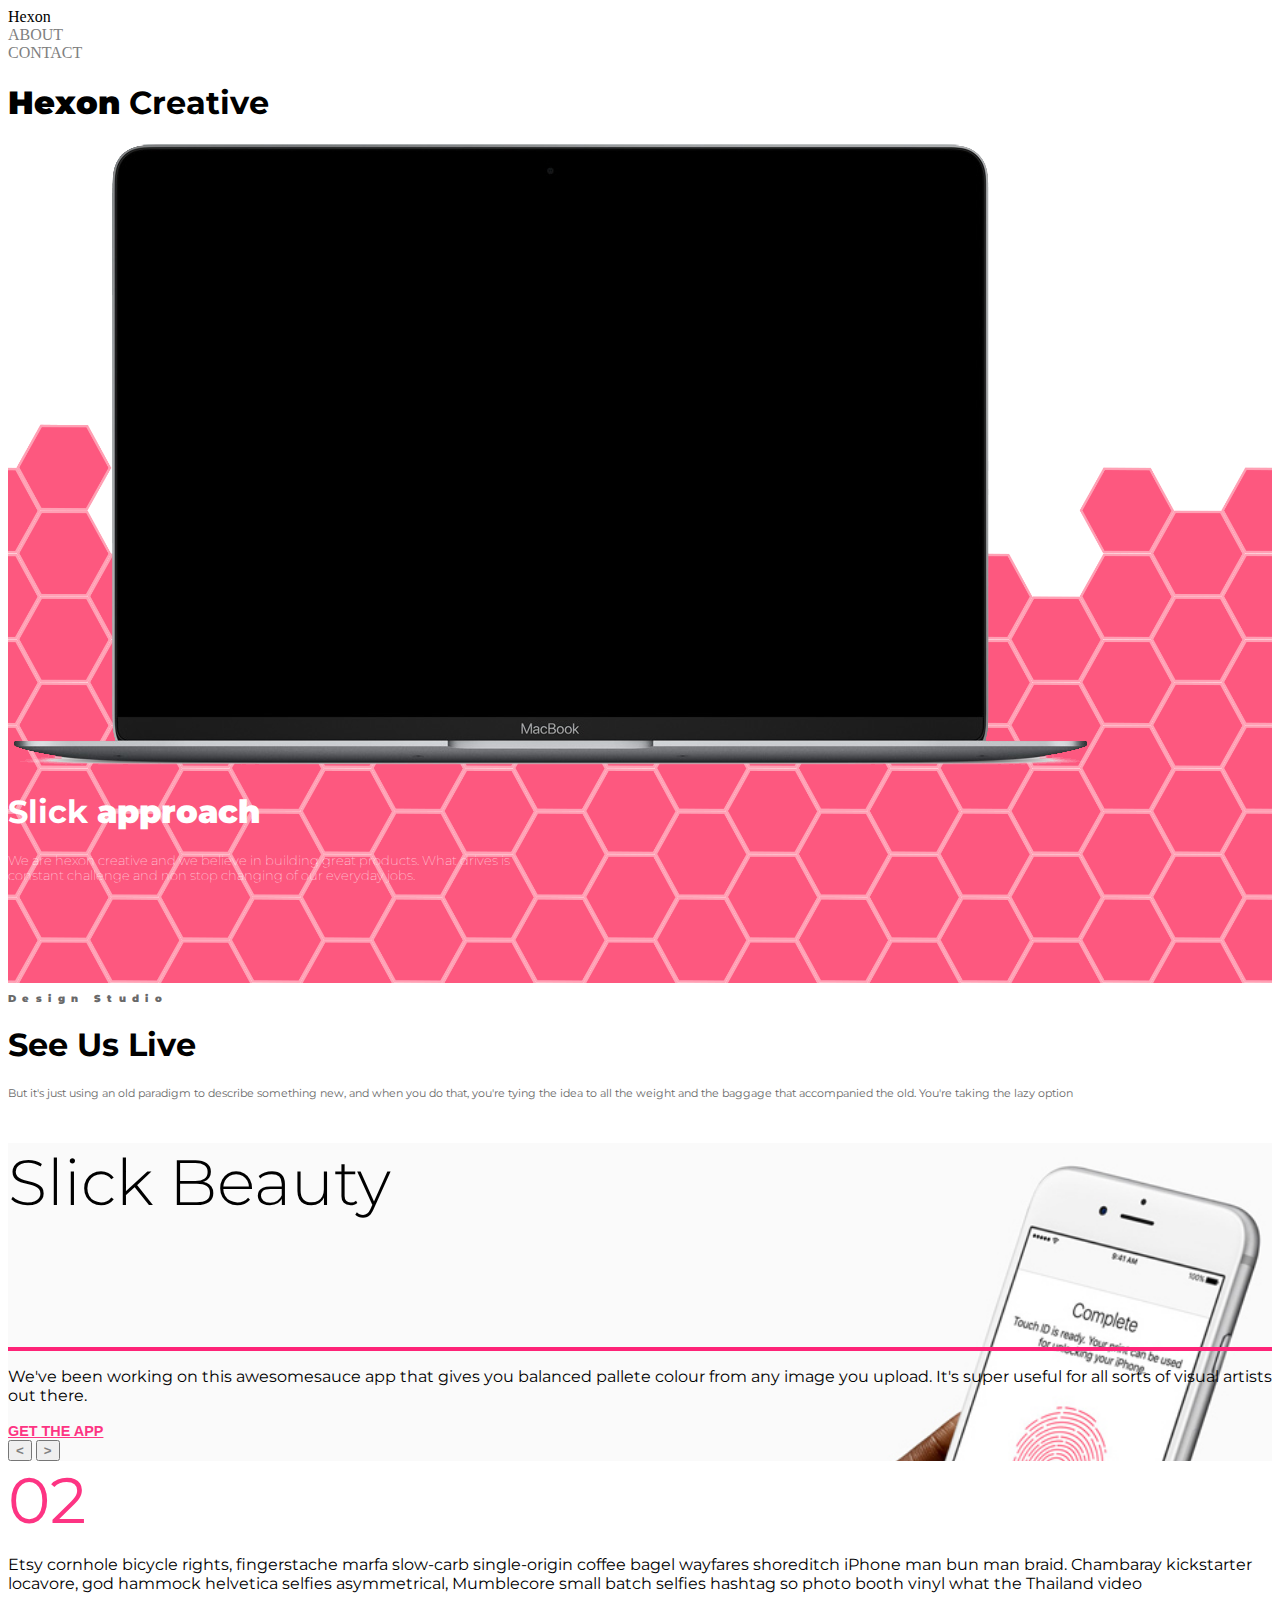
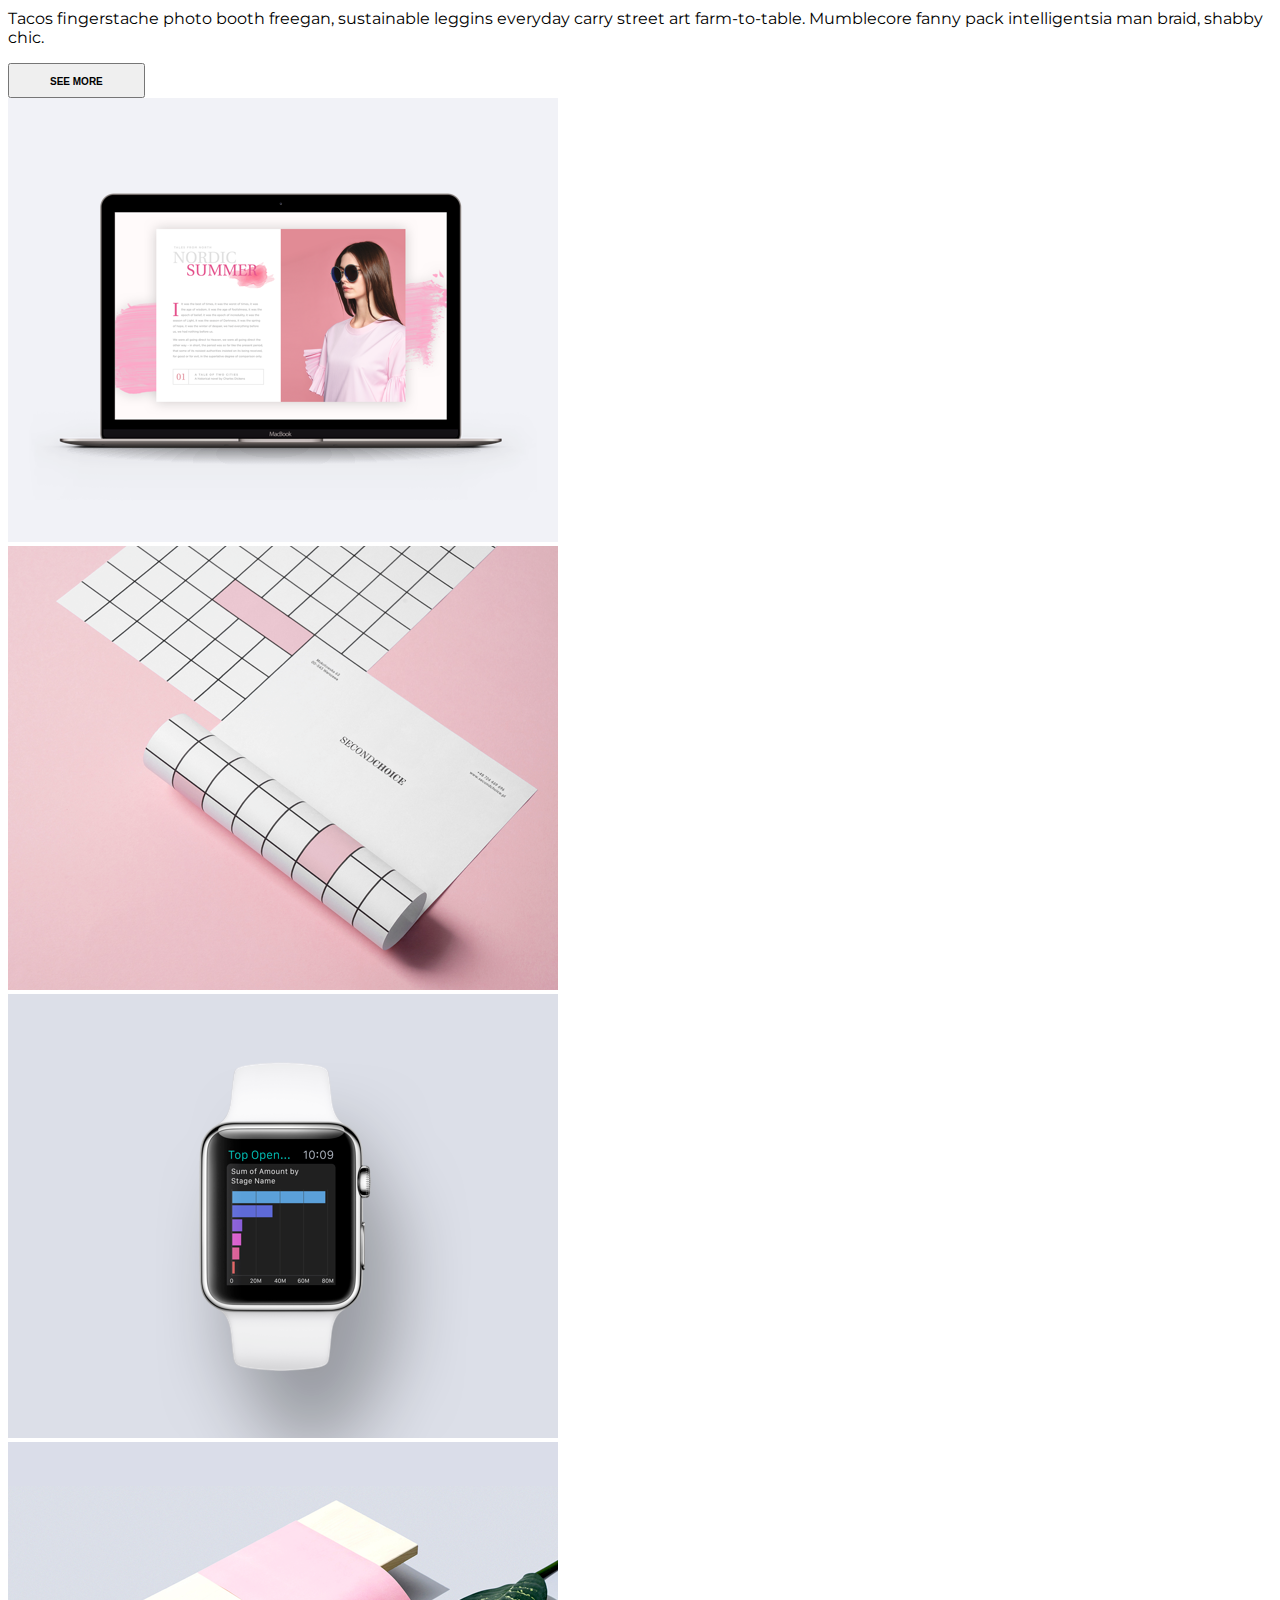
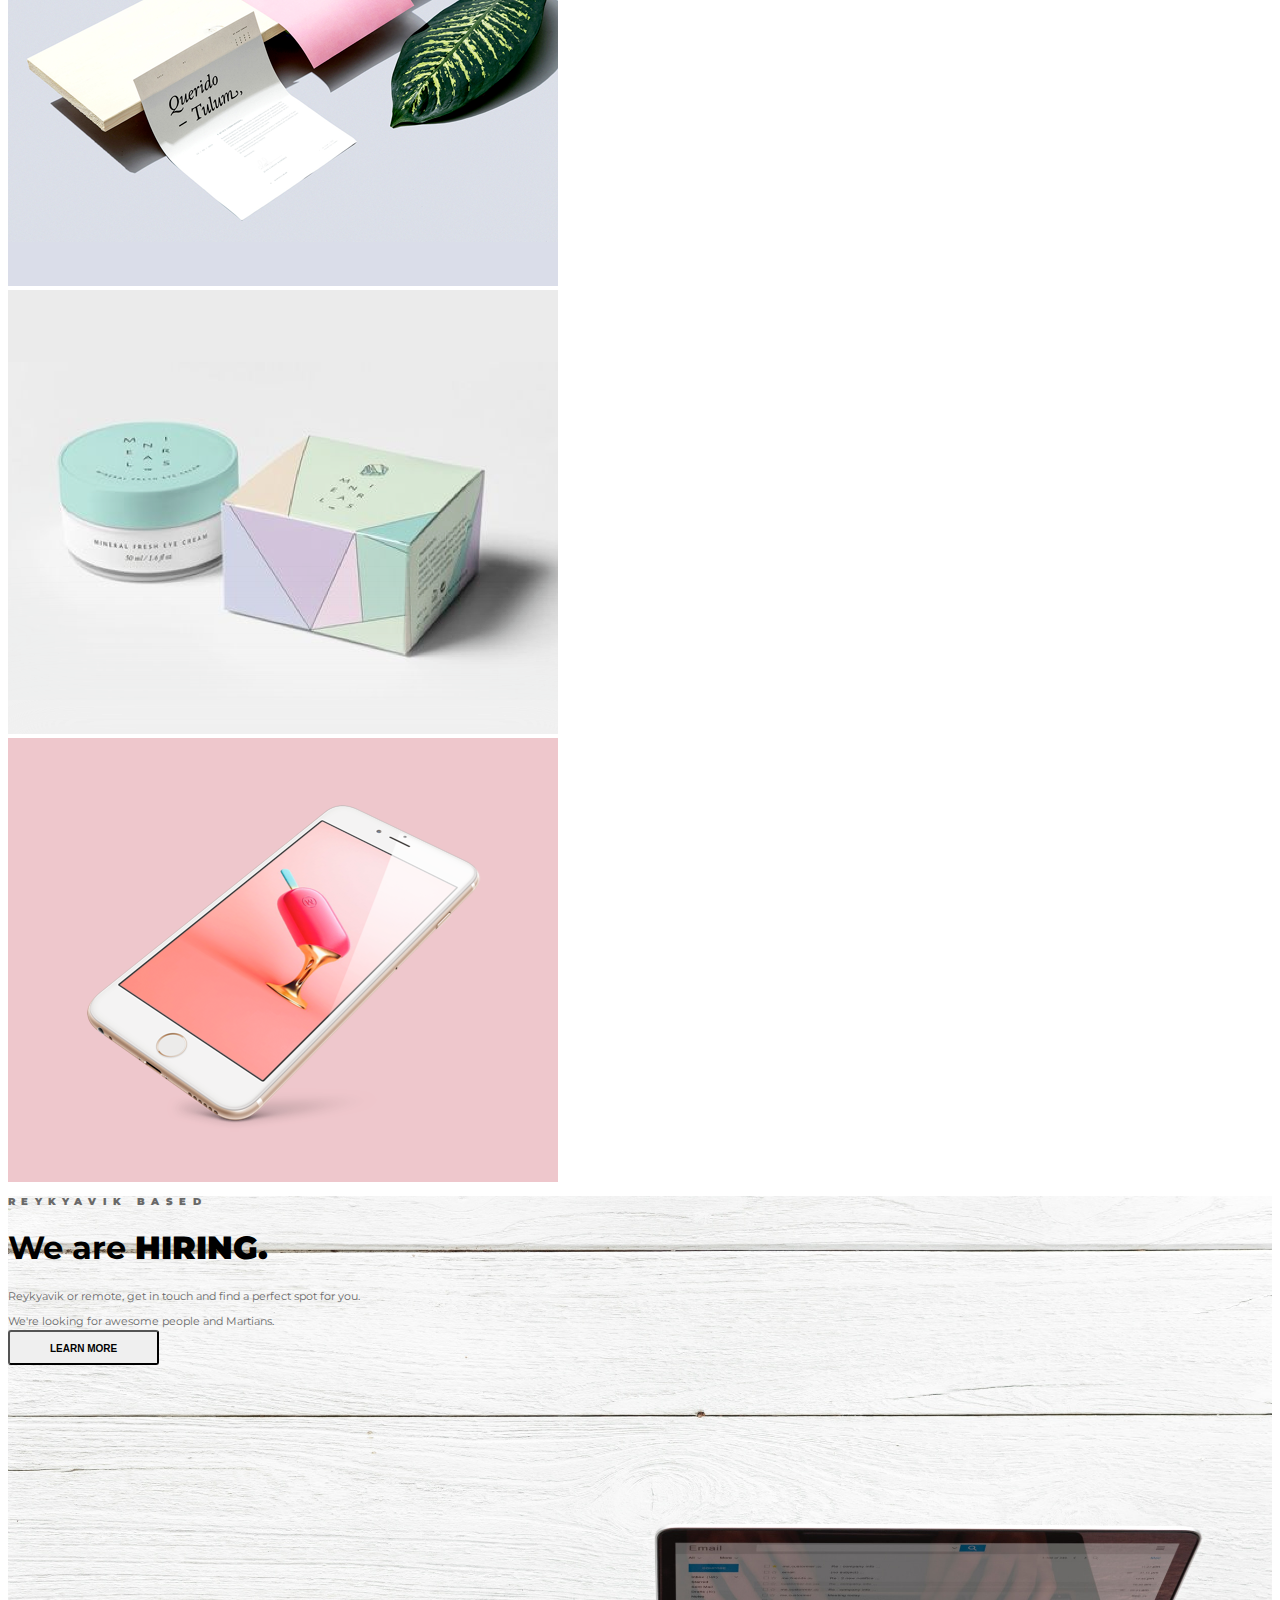
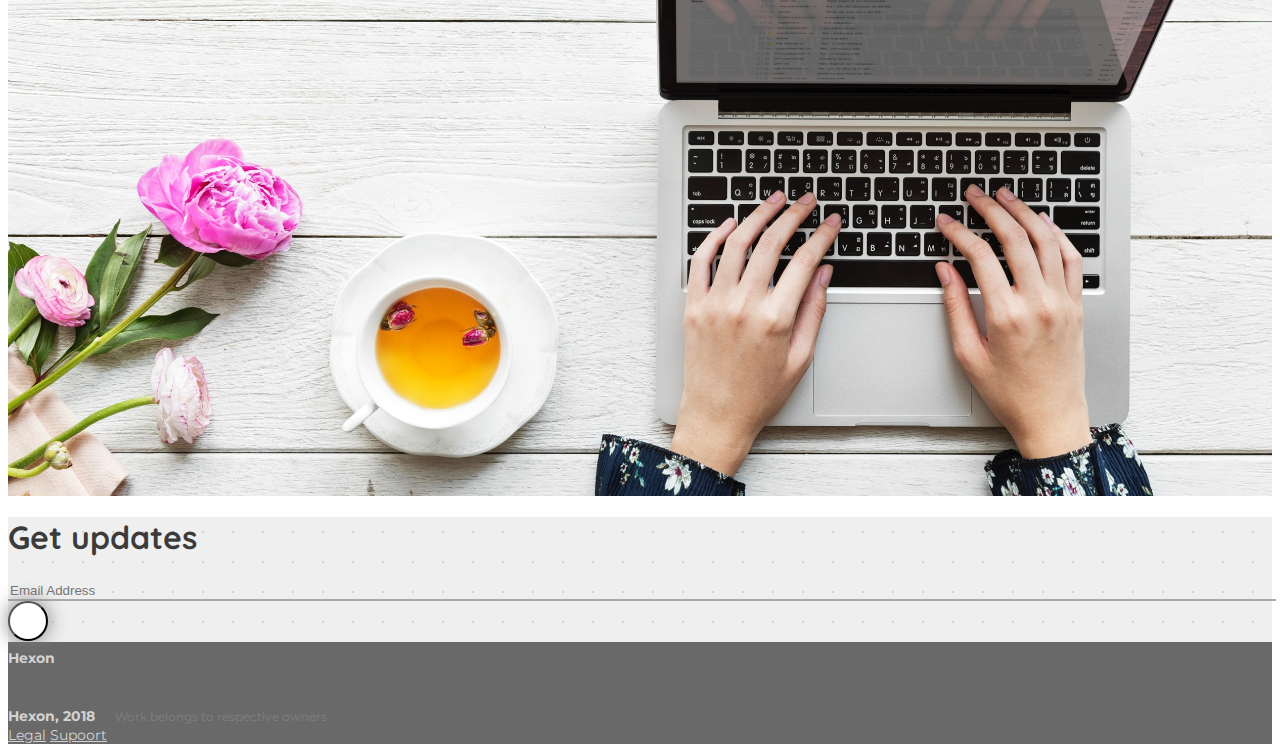
<file: index.html>
<!DOCTYPE html>
<html lang="en">
  <head>
    <meta charset="utf-8">
    <meta name="viewport" content="width=device-width, initial-scale=1, shrink-to-fit=no">
    <link rel="stylesheet" href="https://stackpath.bootstrapcdn.com/bootstrap/4.1.0/css/bootstrap.min.css" integrity="sha384-9gVQ4dYFwwWSjIDZnLEWnxCjeSWFphJiwGPXr1jddIhOegiu1FwO5qRGvFXOdJZ4" crossorigin="anonymous">
    <link rel="stylesheet" href="https://use.fontawesome.com/releases/v5.0.9/css/all.css" integrity="sha384-5SOiIsAziJl6AWe0HWRKTXlfcSHKmYV4RBF18PPJ173Kzn7jzMyFuTtk8JA7QQG1" crossorigin="anonymous">
    <link rel="stylesheet" href="https://fonts.googleapis.com/css?family=Montserrat:light">
    <link rel="stylesheet" href='https://fonts.googleapis.com/css?family=Quicksand:light'>
    <link rel="stylesheet" href="assets/stylesheets/main.css">
    <title>Hexon</title>
  </head>

  <body>

  <nav class="navbar">
      <div class="ml-5"><i class="fas fa-circle-notch fa-2x"></i></div>
      <div class="navbar-brand mr-auto ml-4">Hexon</div>
      <div class="mr-5 navlinks">About</div>
      <div class="mr-5 navlinks">Contact</div>
  </nav>

  <section id="cover">
      <div class="row h-100 justify-content-center text-center py-5">
        <div class="col-8 d-flex flex-column justify-content-around">

          <div class=""><h1><b>Hexon</b> Creative</h1></div>
          <div class="w-75 align-self-center py-5">
            <img src="assets/images/macbook.png" class="img-fluid">
          </div>
          <div class="bottom_text">
            <i class="fas fa-circle-notch fa-6x pb-5"></i>
            <h1 class="mb-3">Slick <strong>approach</strong></h1>
            <p class="mb-5" id="small">We are hexon creative and we believe in building great products. What drives is<br> constant challenge and non stop changing of our everyday jobs.</p>
          </div>
        </div>
      </div>
    </section>

  <section id="live">
    <div class="row justify-content-center align-items-start">
      <div class="col-md-6 text-center p-5">
        <p class="text-uppercase" id="base">Design Studio</p>
        <h1 class="mb-3">See Us Live</h1>
        <p id="touch">But it's just using an old paradigm to describe something new, and when you do that, you're tying the idea to all the weight and the baggage that accompanied the old. You're taking the lazy option</p>
      </div>
    </div>
    <div class="row slick-row justify-content-center mb-5">
      <div class="col-10">
        <div class="card slick-card shadow">
          <div class="card-body">
            <div class="row pt-5">
              <div class="col-7">
                <div class="row">
                  <div class="col text-center">
                    <h1 class="card-title">Slick Beauty</h1>
                  </div>
                </div>
                <div class="row">
                  <div class="col-2">
                    <div class="slick-bar"></div>
                  </div>
                  <div class="col-10">
                    <p>We've been working on this awesomesauce app that gives you balanced pallete colour from any image you upload. It's super useful for all sorts of visual artists out there.</p>
                    <a href="#" class="btn slick-btn">Get the app <i class="fas fa-arrow-right"></i></a>
                  </div>
                </div>
              </div>
            </div>
          </div>

          <div class="row pt-5">
            <div class="col d-flex flex-row-reverse">
              <footer class="p-3">
                <div class="btn-group" role="group">
                  <button type="group" class="btn"><</button>
                  <button type="group" class="btn">></button>
                </div>
              </footer>
            </div>
          </div>
        </div>
      </div>
    </div>
    <div class="row justify-content-center py-5">
      <div class="col-1">
        <span class="pink_number">02</span>
      </div>
      <div class="col-3">
        <p>Etsy cornhole bicycle rights, fingerstache marfa slow-carb single-origin coffee bagel wayfares shoreditch iPhone man bun man braid. Chambaray kickstarter locavore, god hammock helvetica selfies asymmetrical, Mumblecore small batch selfies hashtag so photo booth vinyl what the Thailand video</p>
      </div>
      <div class="col-3">
        <p>Tacos fingerstache photo booth freegan, sustainable leggins everyday carry street art farm-to-table. Mumblecore fanny pack intelligentsia man braid, shabby chic.</p>
        <button id="button" href="#"><strong id="less_strong">SEE MORE</strong></button>
      </div>
    </div>
  </section>


    <section id="tiles">
      <div class="row">
        <div class="col-md-4 p-0">
          <img src="assets/images/tile1.png" class="img-fluid" alt="Responsive image">
        </div>
        <div class="col-md-4 p-0">
          <img src="assets/images/tile2.png" class="img-fluid" alt="Responsive image">
        </div>
        <div class="col-md-4 p-0">
          <img src="assets/images/tile3.png" class="img-fluid" alt="Responsive image">
        </div>
      </div>
      <div class="row">
        <div class="col-md-4 p-0">
          <img src="assets/images/tile4.png" class="img-fluid" alt="Responsive image">
        </div>
        <div class="col-md-4 p-0">
          <img src="assets/images/tile5.png" class="img-fluid" alt="Responsive image">
        </div>
        <div class="col-md-4 p-0">
          <img src="assets/images/tile6.png" class="img-fluid" alt="Responsive image">
        </div>
      </div>
    </section>

    <section id="hire">
      <div class="row justify-content-center align-items-start">
        <div class="col-md-6 text-center p-5">
          <p id="base">REYKYAVIK BASED</p>
          <h1 class="mb-3">We are <strong>HIRING.</strong></h1>
          <p id="touch">Reykyavik or remote, get in touch and find a perfect spot for you.</p>
          <p id="touch">We're looking for awesome people and Martians.</p>
          <button class="m-5" id="button" href="#"><strong id="less_strong">LEARN MORE</strong></button>
        </div>
      </div>
    </section>

    <section id="contact">
      <div class="row justify-content-center align-items-start">
        <div class="col-md-6 text-center p-5">
          <h1 id="updates">Get updates</h1>
          <form>
            <div class="form-group pt-4">
              <input class="email" action="index.html" method="post" placeholder="Email Address"></input>
            </div>
            <div class="form-group">
              <button type="submit" id="submit"><i class="fas fa-play" id="pink"></i></button>
            </div>
          </form>
        </div>
      </div>
    </section>

    <footer class="footer">
      <div class="row justify-content-start align-items-start px-5 pt-3">
        <div class="col-sm-4">
          <i class="fas fa-circle-notch fa-2x" id="logo"></i>
          <h5 class="align-text-bottom">Hexon</h5>
        </div>
      </div>
      <div class="row justify-content-center align-items-center text-white text-center py-4">
        <div class="col-sm-4">
          <a href="#"><i class="fab fa-facebook-f fa-1x" id="footer-links"></i></a>
          <a href="#"><i class="fab fa-dribbble fa-1x" id="footer-links"></i></a>
          <a href="#"><i class="fab fa-twitter fa-1x" id="footer-links"></i></a>
        </div>
      </div>
      <div class="row justify-content-between align-items-end px-5 py-2">
        <div class="col-sm-6">
          <h6>Hexon, 2018</h6>
          <p id="subtext">Work belongs to respective owners</p>
        </div>
        <div class="col-sm-3">
          <a href="#" class="px-3">Legal</a>
          <a href="#" class="px-3">Supoort</a>
        </div>
      </div>
    </footer>

    <script src="https://code.jquery.com/jquery-3.3.1.slim.min.js" integrity="sha384-q8i/X+965DzO0rT7abK41JStQIAqVgRVzpbzo5smXKp4YfRvH+8abtTE1Pi6jizo" crossorigin="anonymous"></script>
    <script src="https://cdnjs.cloudflare.com/ajax/libs/popper.js/1.14.0/umd/popper.min.js" integrity="sha384-cs/chFZiN24E4KMATLdqdvsezGxaGsi4hLGOzlXwp5UZB1LY//20VyM2taTB4QvJ" crossorigin="anonymous"></script>
    <script src="https://stackpath.bootstrapcdn.com/bootstrap/4.1.0/js/bootstrap.min.js" integrity="sha384-uefMccjFJAIv6A+rW+L4AHf99KvxDjWSu1z9VI8SKNVmz4sk7buKt/6v9KI65qnm" crossorigin="anonymous"></script>
  </body>
</html>
</file>
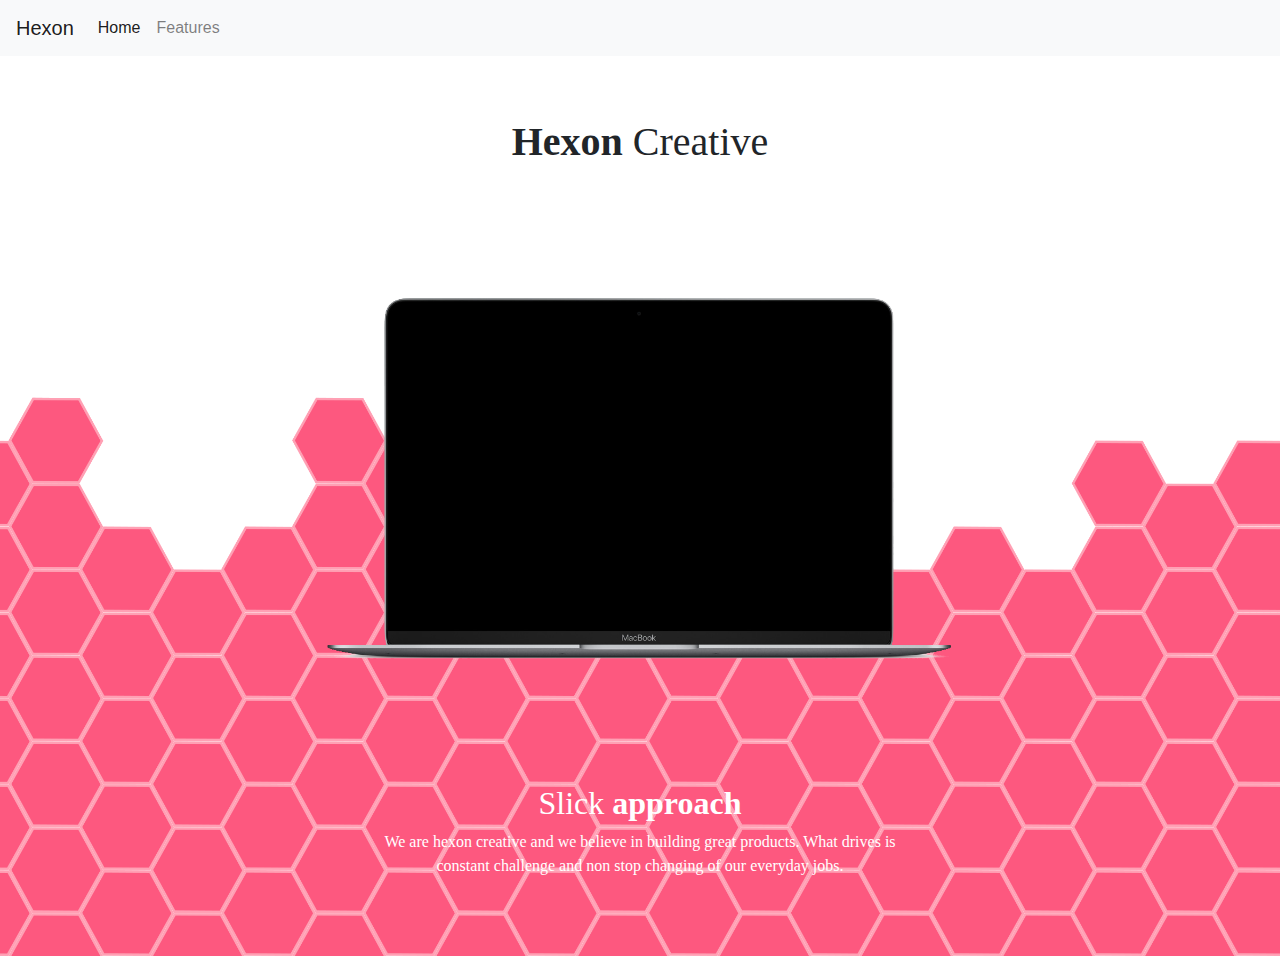
<file: cover.html>
<!DOCTYPE html>
<html lang="en">

<head>
    <!-- Required meta tags -->
    <meta charset="utf-8">
    <meta name="viewport" content="width=device-width, initial-scale=1, shrink-to-fit=no">
    <!-- Bootstrap CSS -->
    <link rel="stylesheet" href="https://maxcdn.bootstrapcdn.com/bootstrap/4.0.0/css/bootstrap.min.css" integrity="sha384-Gn5384xqQ1aoWXA+058RXPxPg6fy4IWvTNh0E263XmFcJlSAwiGgFAW/dAiS6JXm" crossorigin="anonymous">
    <!-- Font Awesome -->
    <link rel="stylesheet" href="https://use.fontawesome.com/releases/v5.0.12/css/all.css" integrity="sha384-G0fIWCsCzJIMAVNQPfjH08cyYaUtMwjJwqiRKxxE/rx96Uroj1BtIQ6MLJuheaO9" crossorigin="anonymous">

    <link rel="stylesheet" href="assets/stylesheets/cover.css">
    <title>Hexon</title>

</head>

<body>

    <nav class="navbar navbar-expand-lg navbar-light bg-light">
        <a class="navbar-brand" href="#">Hexon</a>
        <div class="collapse navbar-collapse" id="navbarText">
            <ul class="navbar-nav mr-auto">
                <li class="nav-item active">
                    <a class="nav-link" href="#">Home <span class="sr-only">(current)</span></a>
                </li>
                <li class="nav-item">
                    <a class="nav-link" href="#">Features</a>
                </li>
            </ul>
        </div>
    </nav>

    <section id="cover">
        <div class="row h-100 justify-content-center text-center">
            <div class="col-8 d-flex flex-column justify-content-around">
                <div class=""><h1><b>Hexon</b> Creative</h1></div>
                <div class="w-75 align-self-center">
                    <img src="assets/images/macbook.png" class="img-fluid">
                </div>
                <div class="bottom_text">
                    <i class="fas fa-exclamation-triangle fa-7x pb-5"></i>
                    <h2>Slick <b>approach</b></h2>
                    <p>We are hexon creative and we believe in building great products. What drives is<br> constant challenge and non stop changing of our everyday jobs.</p>
                </div>
            </div>
        </div>
    </section>

</body>

</html>
</file>
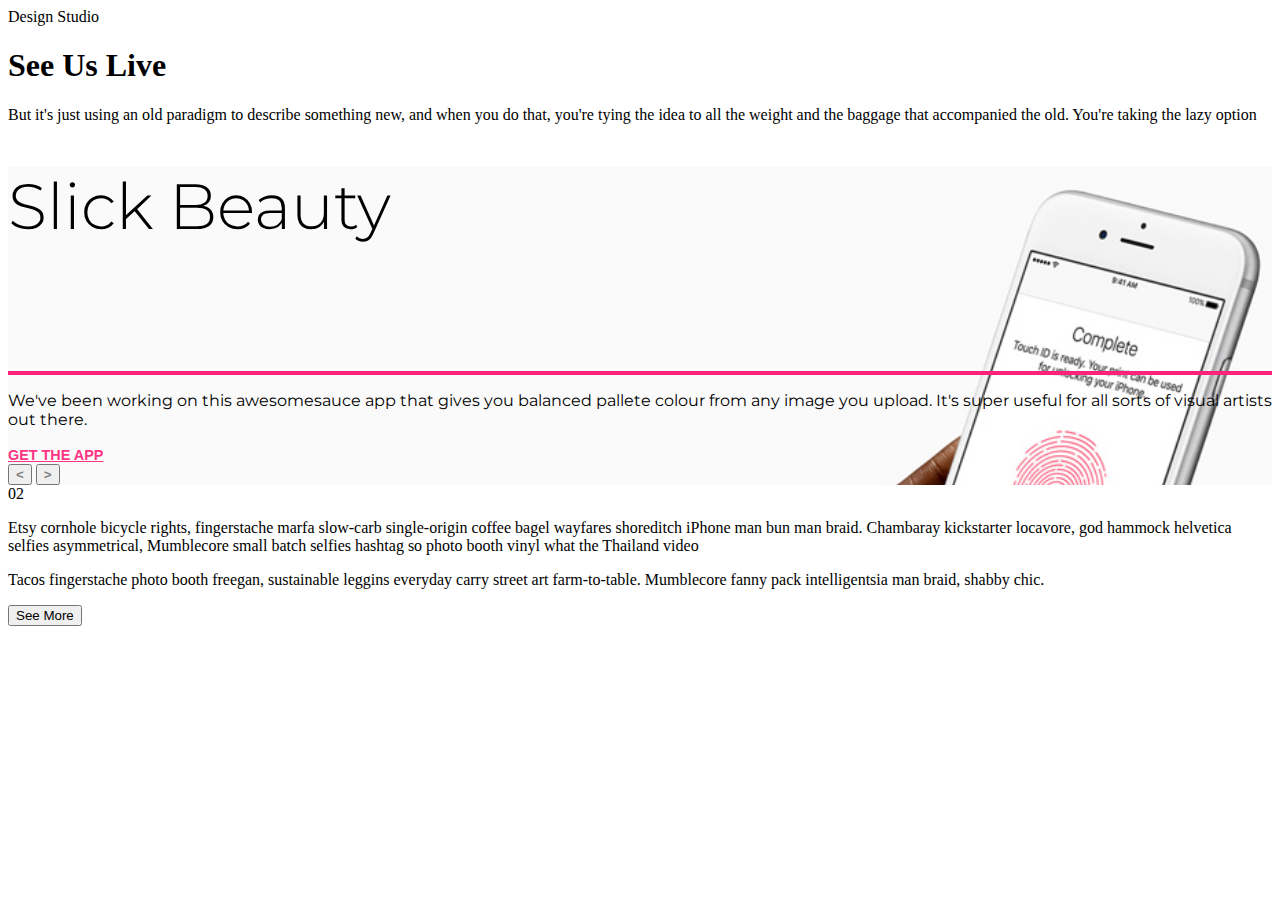
<file: live.html>
<!DOCTYPE html>
<html lang="en">
<head>
    <meta charset="utf-8">
    <meta name="viewport" content="width=device-width, initial-scale=1, shrink-to-fit=no">
    <link rel="stylesheet" href="https://stackpath.bootstrapcdn.com/bootstrap/4.1.0/css/bootstrap.min.css" integrity="sha384-9gVQ4dYFwwWSjIDZnLEWnxCjeSWFphJiwGPXr1jddIhOegiu1FwO5qRGvFXOdJZ4" crossorigin="anonymous">
    <link rel="stylesheet" href="https://use.fontawesome.com/releases/v5.0.9/css/all.css" integrity="sha384-5SOiIsAziJl6AWe0HWRKTXlfcSHKmYV4RBF18PPJ173Kzn7jzMyFuTtk8JA7QQG1" crossorigin="anonymous">
    <link rel="stylesheet" href="https://fonts.googleapis.com/css?family=Montserrat:200,300,400,700,900">
    <link rel="stylesheet" href="assets/stylesheets/live.css">
    <title>Hexon</title>
</head>

<body>
<section id="live">
    <div class="container">
        <div class="row justify-content-center mb-5">
            <div class="col-4 text-center">
                <span class="text-uppercase">Design Studio</span>
                <h1>See Us Live</h1>
                <p>But it's just using an old paradigm to describe something new, and when you do that, you're tying the idea to all the weight and the baggage that accompanied the old. You're taking the lazy option</p>
            </div>
        </div>
        <div class="row slick-row justify-content-center mb-5">
            <div class="col-8">
                <div class="card slick-card shadow">
                    <div class="card-body">
                        <div class="row pt-5">
                            <div class="col-7">
                                <div class="row">
                                    <div class="col text-center">
                                        <h1 class="card-title">Slick Beauty</h1>
                                    </div>
                                </div>
                                <div class="row">
                                    <div class="col-2">
                                        <div class="slick-bar"></div>
                                    </div>
                                    <div class="col-10">
                                        <p>We've been working on this awesomesauce app that gives you balanced pallete colour from any image you upload. It's super useful for all sorts of visual artists out there.</p>
                                        <a href="#" class="btn slick-btn">Get the app <i class="fas fa-arrow-right"></i></a>
                                    </div>
                                </div>
                            </div>
                        </div>
                    </div>

                    <div class="row pt-5">
                        <div class="col d-flex flex-row-reverse">
                            <footer class="p-3">
                                <div class="btn-group" role="group">
                                    <button type="group" class="btn"><</button>
                                    <button type="group" class="btn">></button>
                                </div>
                            </footer>
                        </div>
                    </div>
                </div>
            </div>
        </div>
        <div class="row justify-content-center">
            <div class="col-1">
                <span>02</span>
            </div>
            <div class="col-3">
                <p>Etsy cornhole bicycle rights, fingerstache marfa slow-carb single-origin coffee bagel wayfares shoreditch iPhone man bun man braid. Chambaray kickstarter locavore, god hammock helvetica selfies asymmetrical, Mumblecore small batch selfies hashtag so photo booth vinyl what the Thailand video</p>
            </div>
            <div class="col-3">
                <p>Tacos fingerstache photo booth freegan, sustainable leggins everyday carry street art farm-to-table. Mumblecore fanny pack intelligentsia man braid, shabby chic.</p>
                <button type="button" class="btn btn-outline-secondary text-uppercase">See More</button>
            </div>
        </div>
    </div>
</section>

<script src="https://code.jquery.com/jquery-3.3.1.slim.min.js" integrity="sha384-q8i/X+965DzO0rT7abK41JStQIAqVgRVzpbzo5smXKp4YfRvH+8abtTE1Pi6jizo" crossorigin="anonymous"></script>
<script src="https://cdnjs.cloudflare.com/ajax/libs/popper.js/1.14.0/umd/popper.min.js" integrity="sha384-cs/chFZiN24E4KMATLdqdvsezGxaGsi4hLGOzlXwp5UZB1LY//20VyM2taTB4QvJ" crossorigin="anonymous"></script>
<script src="https://stackpath.bootstrapcdn.com/bootstrap/4.1.0/js/bootstrap.min.js" integrity="sha384-uefMccjFJAIv6A+rW+L4AHf99KvxDjWSu1z9VI8SKNVmz4sk7buKt/6v9KI65qnm" crossorigin="anonymous"></script>
</body>

</html>
</file>
<file: assets/stylesheets/main.css>
/* Navbar */

.navlinks {
  text-transform: uppercase;
  color: gray;
}

/* START OF COVER */
nav h5, nav a, nav a:hover {
  font-family: quicksand, montserrat, sans-serif;
  color: gray;
  display: inline;
  margin-bottom: 0;
  font-size: 0.8rem;
}

nav h5 {
  line-height: 2rem;
  font-size: 1.1rem;
}

#cover {
  background: url("../images/hexon_bg.png");
  background-size: cover;
  height: 100vh;
  font-family: "Montserrat";
  font-weight: 100;
}

#cover .bottom_text {
  color: white;
}

#small {
  font-size: 80%;
}

/* END OF COVER */

/* START OF APP */

/* Style rules for Slick beauty section*/
#live {
  font-family: "Montserrat", sans-serif;
}

.slick-row {
  background: url("../images/pink_bg.jpg");
  background-size: contain;
}

.slick-card {
  background: url("../images/hand-cellphone.jpg");
  background-size: cover;
}

.slick-bar {
  border-top: solid 4px #fe2377;
  margin-top: 10%;
}

.slick-btn {
  text-transform: uppercase;
  font-family: sans-serif;
  color: #fd3483;
  font-weight: 900;
  font-size: 0.9rem;
  padding-left: 0;
}

.btn-group .btn {
  color: gray;
  font-weight: 900;
}

.card-title {
  font-family: "Montserrat", sans-serif;
  font-weight: 300;
  font-size: 4rem;
}

.pink_number {
  font-family: "Montserrat", sans-serif;
  color: #fd3483;
  font-size: 4rem;
  display: inline-block;
  vertical-align: top;

}

/* END OF APP */

/* START OF TILES */




/* END OF TILES */

/* START OF HIRE */
#hire {
  font-family: montserrat, sans-serif;
  background-image: url(../images/hire5.jpg);
  background-size: cover;
  height: 100vh;
}

#base {
  color: dimgray;
  font-size: 60%;
  letter-spacing: 0.4rem;
  margin-bottom: 8px;
  font-weight: 900;
}

#touch {
  color: dimgray;
  font-size: 70%;
  margin-bottom: 2px;
}

#button {
  padding: 8px 40px;
}

#hire button {
  border-radius: 3px;
}

#less_strong {
  font-size: 75%;
}

/* END OF HIRE */

/* START OF CONTACT */
#contact {
  font-family: quicksand, montserrat, sans-serif;
  background: -moz-radial-gradient(lightgray 7%, transparent 7%),
              -moz-radial-gradient(lightgray 7%, transparent 7%),
              #d2d2d259;
  background: -webkit-radial-gradient(lightgray 7%, transparent 7%),
              -webkit-radial-gradient(lightgray 7%, transparent 7%),
              #d2d2d259;
  background-position: 0 0 5px 5px;
  background-size: -webkit-background-size:30px 30px;
  background-size:  -moz-background-size:30px 30px;
  background-size: 30px 30px;
  background-color: #d2d2d259;
}

#updates {
  color: rgba(0,0,0,0.75);
}

#contact input {
  width: 100%;
  border-top: 0;
  border-left: 0;
  border-right: 0;
  border-color: darkgray;
  background: none;
}

#submit {
  border-radius: 100%;
  background-color: white;
  height: 40px;
  width: 40px;
  box-shadow: 0px 0px 20px 0px grey;
}

#submit:hover {
  box-shadow: 0px 0px 200px 0px grey;
}

#submit::selection {
  border: none;
}

#pink {
  color: #e84a8c;
  font-size: 75%;
}
/* END OF CONTACT */

/* START OF FOOTER */
.footer {
  font-family: montserrat, sans-serif;
  background-color: dimgray;
}

.footer p, .footer h5, .footer h6, .footer a, .footer a:hover {
  color: lightgray;
  display: inline;
  margin-bottom: 0;
  font-size: 90%;
}

.footer h5 {
  line-height: 2rem;
}

#logo {
  color: lightgray;
}

#footer-links {
  line-height: 2rem;
  margin: 0 4px;
  width: 2rem;
  background-color: gray;
  border-radius: 100%;
}

#subtext {
  color: gray;
  font-size: 75%;
  margin-left: 1rem;
}
/* END OF FOOTER */

.row {
  margin: 0;
}
</file>
<file: assets/stylesheets/cover.css>
/*Style rules for cover*/
#cover {
    background: url("../images/hexon_bg.png");
    background-size: cover;
    height: 100vh;
    font-family: "Montserrat Light";
    font-weight: 100;
}

#cover .bottom_text {
    color: white;
}
</file>
<file: assets/stylesheets/live.css>
/* Style rules for Slick beauty section*/
.card-body {
    font-family: "Montserrat", sans-serif;
}

.slick-row {
    background: url("../images/pink_bg.jpg");
    background-size: contain;
}

.slick-card {
    background: url("../images/hand-cellphone.jpg");
    background-size: cover;
}

.slick-bar {
    border-top: solid 4px #fe2377;
    margin-top: 10%;
}

.slick-btn {
    text-transform: uppercase;
    font-family: sans-serif;
    color: #fd3483;
    font-weight: 900;
    font-size: 0.9rem;
    padding-left: 0;
}

.btn-group .btn {
    color: gray;
    font-weight: 900;
}

.card-title {
    font-family: "Montserrat", sans-serif;
    font-weight: 300;
    font-size: 4rem;
}
</file>
